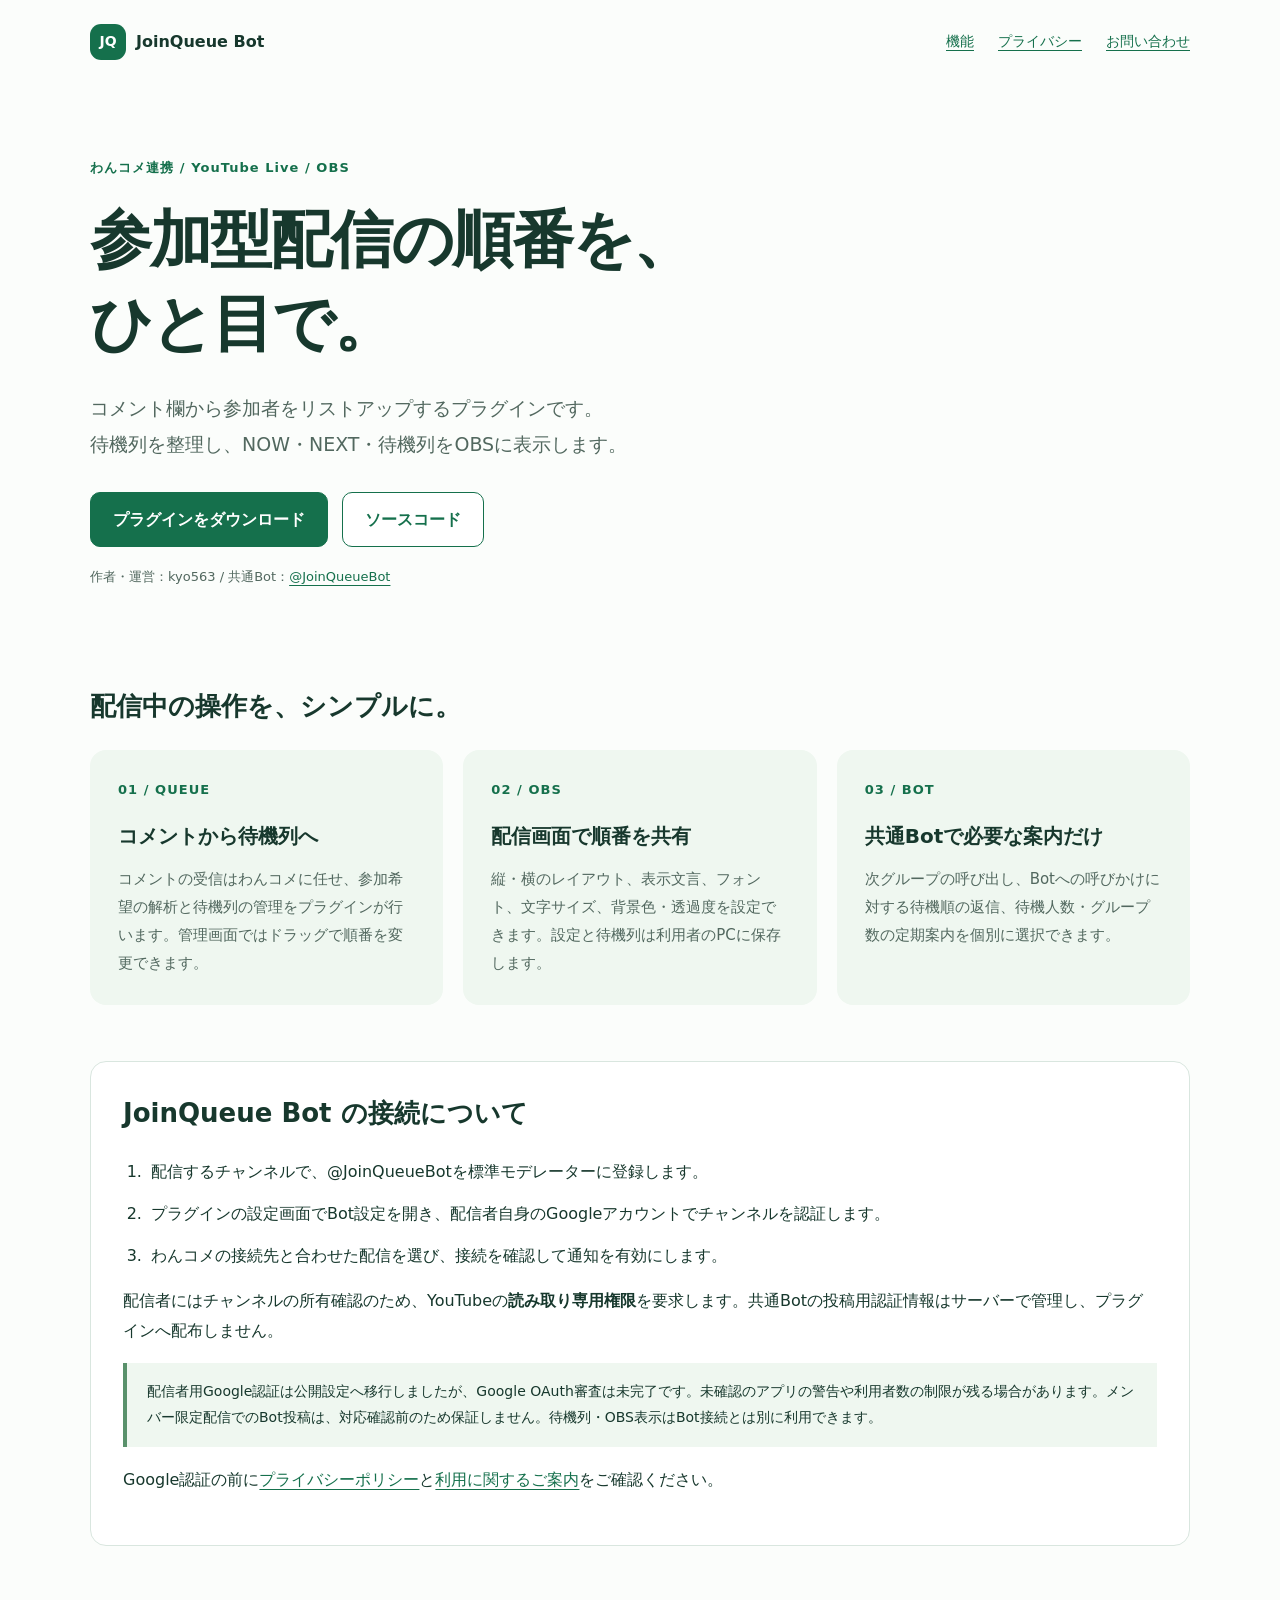
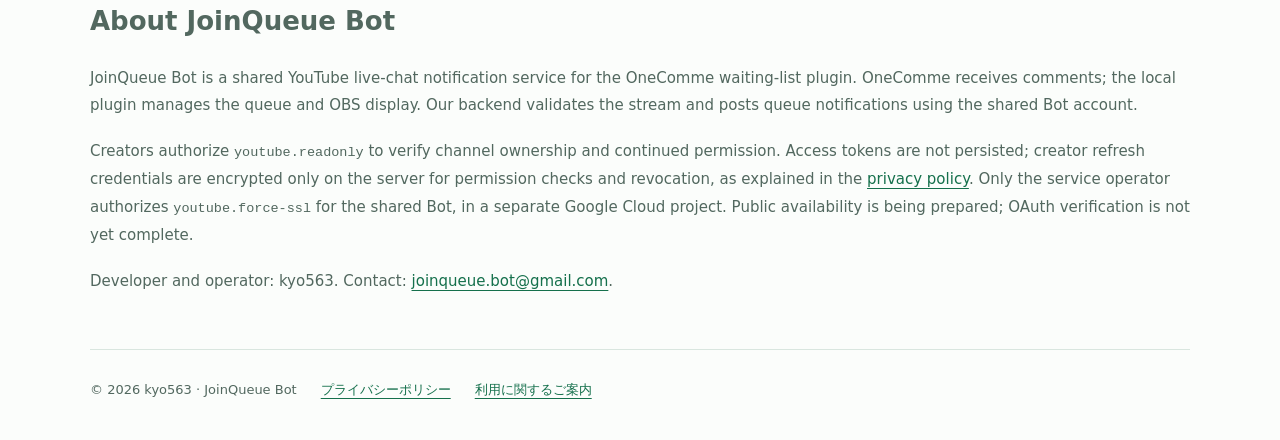
<file: index.html>
<!doctype html>
<html lang="ja">
<head>
  <meta charset="utf-8">
  <meta name="viewport" content="width=device-width,initial-scale=1">
  <meta name="description" content="JoinQueue Bot・待機列整理アプリ。わんコメの参加コメントから待機列を管理し、NOW・NEXT・待機列をOBSに表示します。作者 kyo563。">
  <meta name="author" content="kyo563">
  <meta name="google-site-verification" content="Xe-Voi0iRCg-wSE6-0v_DAzcbHbhrrFsYAsSfnm2UZA">
  <title>JoinQueue Bot | 待機列整理アプリ</title>
  <link rel="stylesheet" href="styles.css">
</head>
<body>
  <header class="wrap nav"><a class="brand" href="./"><span class="mark" aria-hidden="true">JQ</span> JoinQueue Bot</a><nav aria-label="メイン"><a href="#features">機能</a><a href="privacy.html">プライバシー</a><a href="mailto:joinqueue.bot@gmail.com">お問い合わせ</a></nav></header>
  <main class="wrap">
    <section class="hero">
      <p class="eyebrow">わんコメ連携 / YouTube Live / OBS</p>
      <h1>参加型配信の順番を、<br>ひと目で。</h1>
      <p class="lead">コメント欄から参加者をリストアップするプラグインです。<br>待機列を整理し、NOW・NEXT・待機列をOBSに表示します。</p>
      <div class="actions"><a class="button" href="https://github.com/kyo563/plugin-3kHz/releases/tag/onecomme-v0.1.4">プラグインをダウンロード</a><a class="button secondary" href="https://github.com/kyo563/plugin-3kHz">ソースコード</a></div>
      <p class="small">作者・運営：kyo563 / 共通Bot：<a href="https://www.youtube.com/@JoinQueueBot">@JoinQueueBot</a></p>
    </section>
    <section id="features" aria-labelledby="features-title"><h2 id="features-title">配信中の操作を、シンプルに。</h2><div class="cards">
      <article><p class="eyebrow">01 / QUEUE</p><h3>コメントから待機列へ</h3><p>コメントの受信はわんコメに任せ、参加希望の解析と待機列の管理をプラグインが行います。管理画面ではドラッグで順番を変更できます。</p></article>
      <article><p class="eyebrow">02 / OBS</p><h3>配信画面で順番を共有</h3><p>縦・横のレイアウト、表示文言、フォント、文字サイズ、背景色・透過度を設定できます。設定と待機列は利用者のPCに保存します。</p></article>
      <article><p class="eyebrow">03 / BOT</p><h3>共通Botで必要な案内だけ</h3><p>次グループの呼び出し、Botへの呼びかけに対する待機順の返信、待機人数・グループ数の定期案内を個別に選択できます。</p></article>
    </div></section>
    <section class="panel" aria-labelledby="connect-title"><h2 id="connect-title">JoinQueue Bot の接続について</h2><ol><li>配信するチャンネルで、@JoinQueueBotを標準モデレーターに登録します。</li><li>プラグインの設定画面でBot設定を開き、配信者自身のGoogleアカウントでチャンネルを認証します。</li><li>わんコメの接続先と合わせた配信を選び、接続を確認して通知を有効にします。</li></ol><p>配信者にはチャンネルの所有確認のため、YouTubeの<strong>読み取り専用権限</strong>を要求します。共通Botの投稿用認証情報はサーバーで管理し、プラグインへ配布しません。</p><p class="notice">配信者用Google認証は公開設定へ移行しましたが、Google OAuth審査は未完了です。未確認のアプリの警告や利用者数の制限が残る場合があります。メンバー限定配信でのBot投稿は、対応確認前のため保証しません。待機列・OBS表示はBot接続とは別に利用できます。</p><p>Google認証の前に<a href="privacy.html">プライバシーポリシー</a>と<a href="terms.html">利用に関するご案内</a>をご確認ください。</p></section>
    <section class="english" lang="en"><h2>About JoinQueue Bot</h2><p>JoinQueue Bot is a shared YouTube live-chat notification service for the OneComme waiting-list plugin. OneComme receives comments; the local plugin manages the queue and OBS display. Our backend validates the stream and posts queue notifications using the shared Bot account.</p><p>Creators authorize <code>youtube.readonly</code> to verify channel ownership and continued permission. Access tokens are not persisted; creator refresh credentials are encrypted only on the server for permission checks and revocation, as explained in the <a href="privacy.html">privacy policy</a>. Only the service operator authorizes <code>youtube.force-ssl</code> for the shared Bot, in a separate Google Cloud project. Public availability is being prepared; OAuth verification is not yet complete.</p><p>Developer and operator: kyo563. Contact: <a href="mailto:joinqueue.bot@gmail.com">joinqueue.bot@gmail.com</a>.</p></section>
  </main>
  <footer class="wrap"><span>© 2026 kyo563 · JoinQueue Bot</span><a href="privacy.html">プライバシーポリシー</a><a href="terms.html">利用に関するご案内</a></footer>
</body>
</html>
</file>
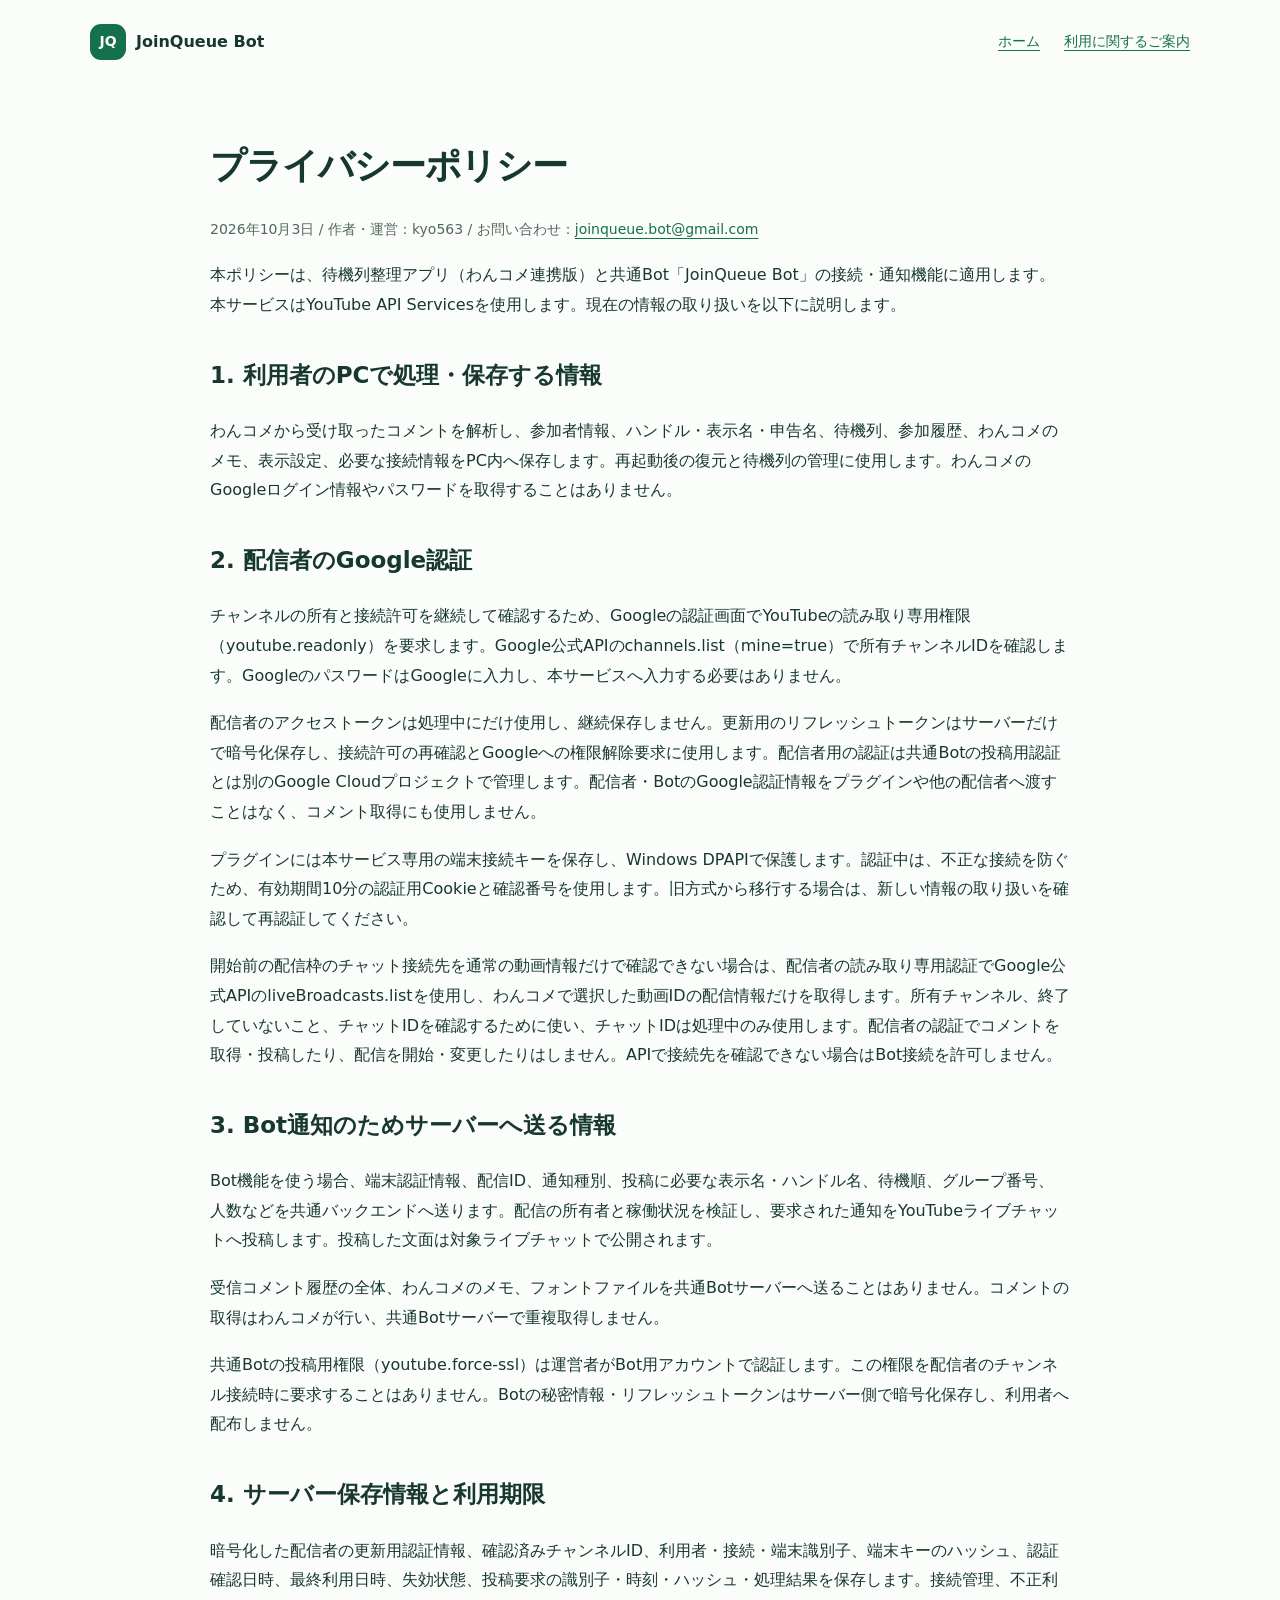
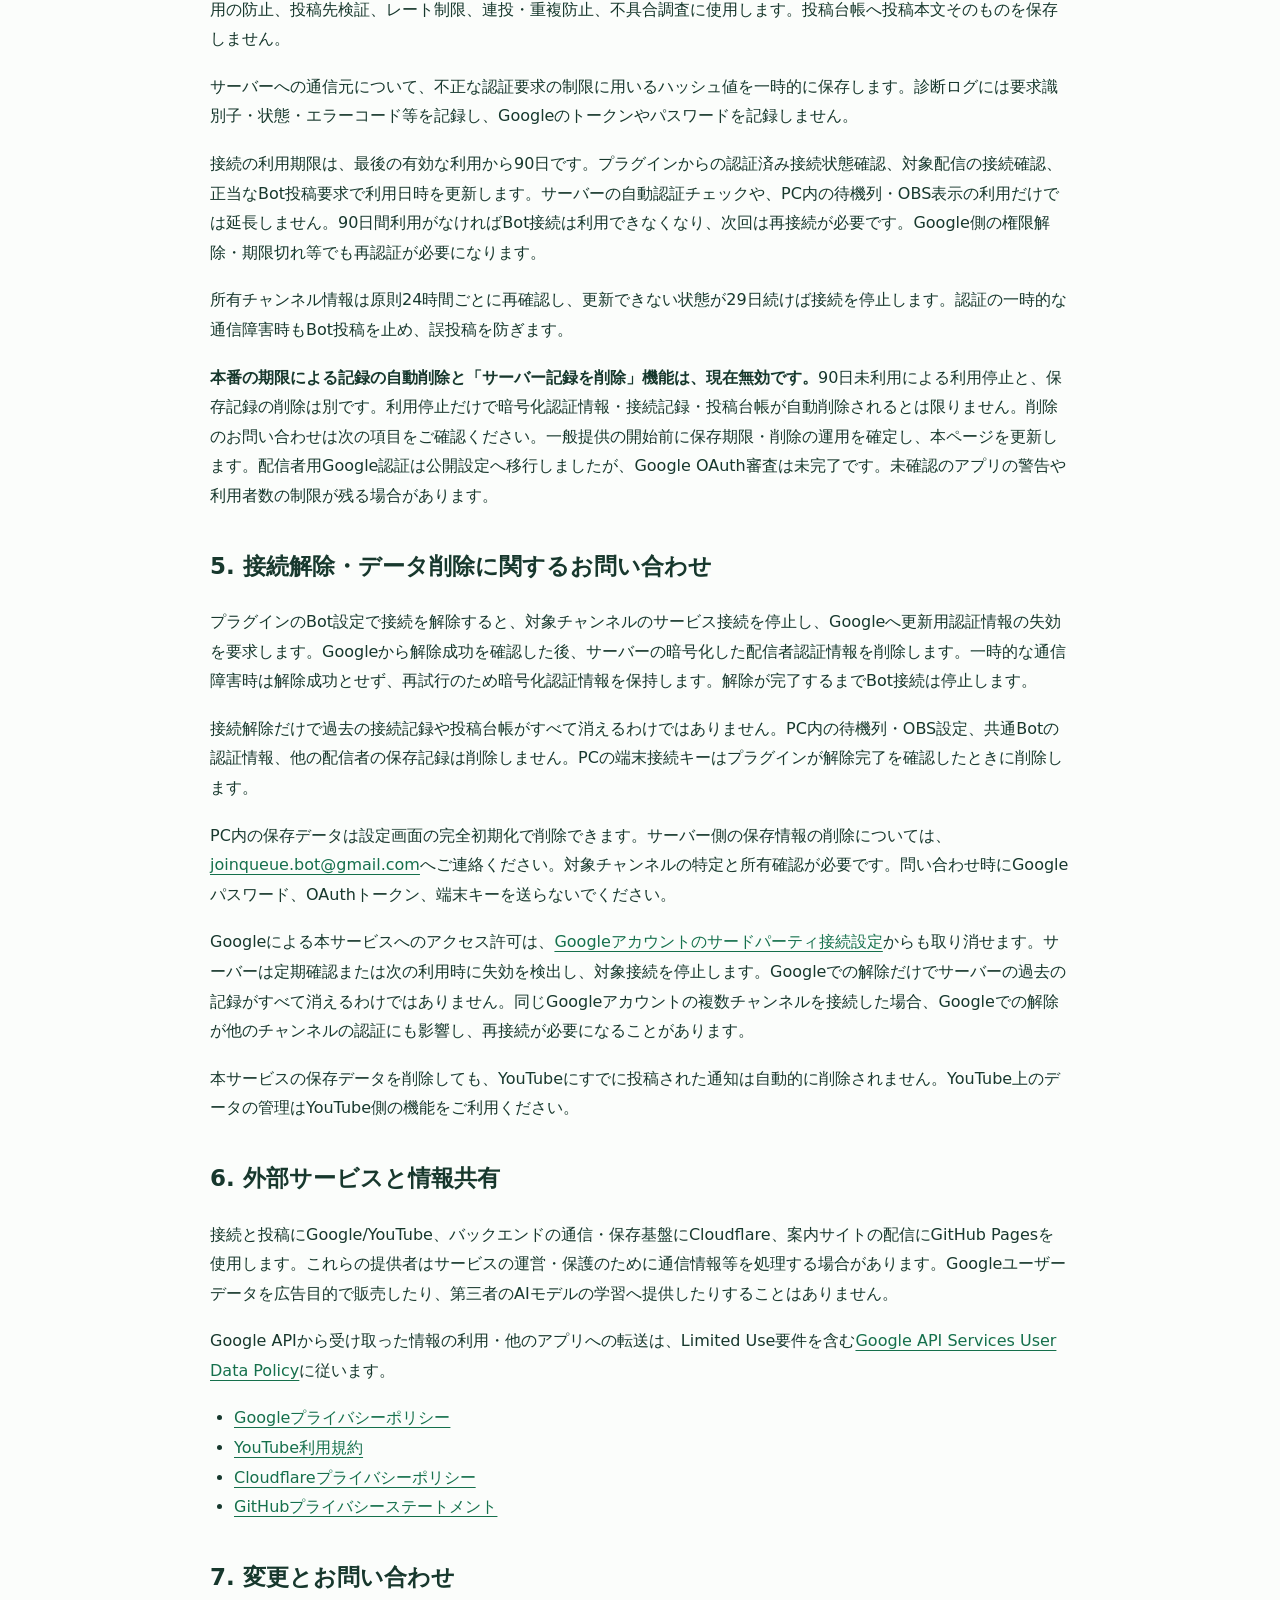
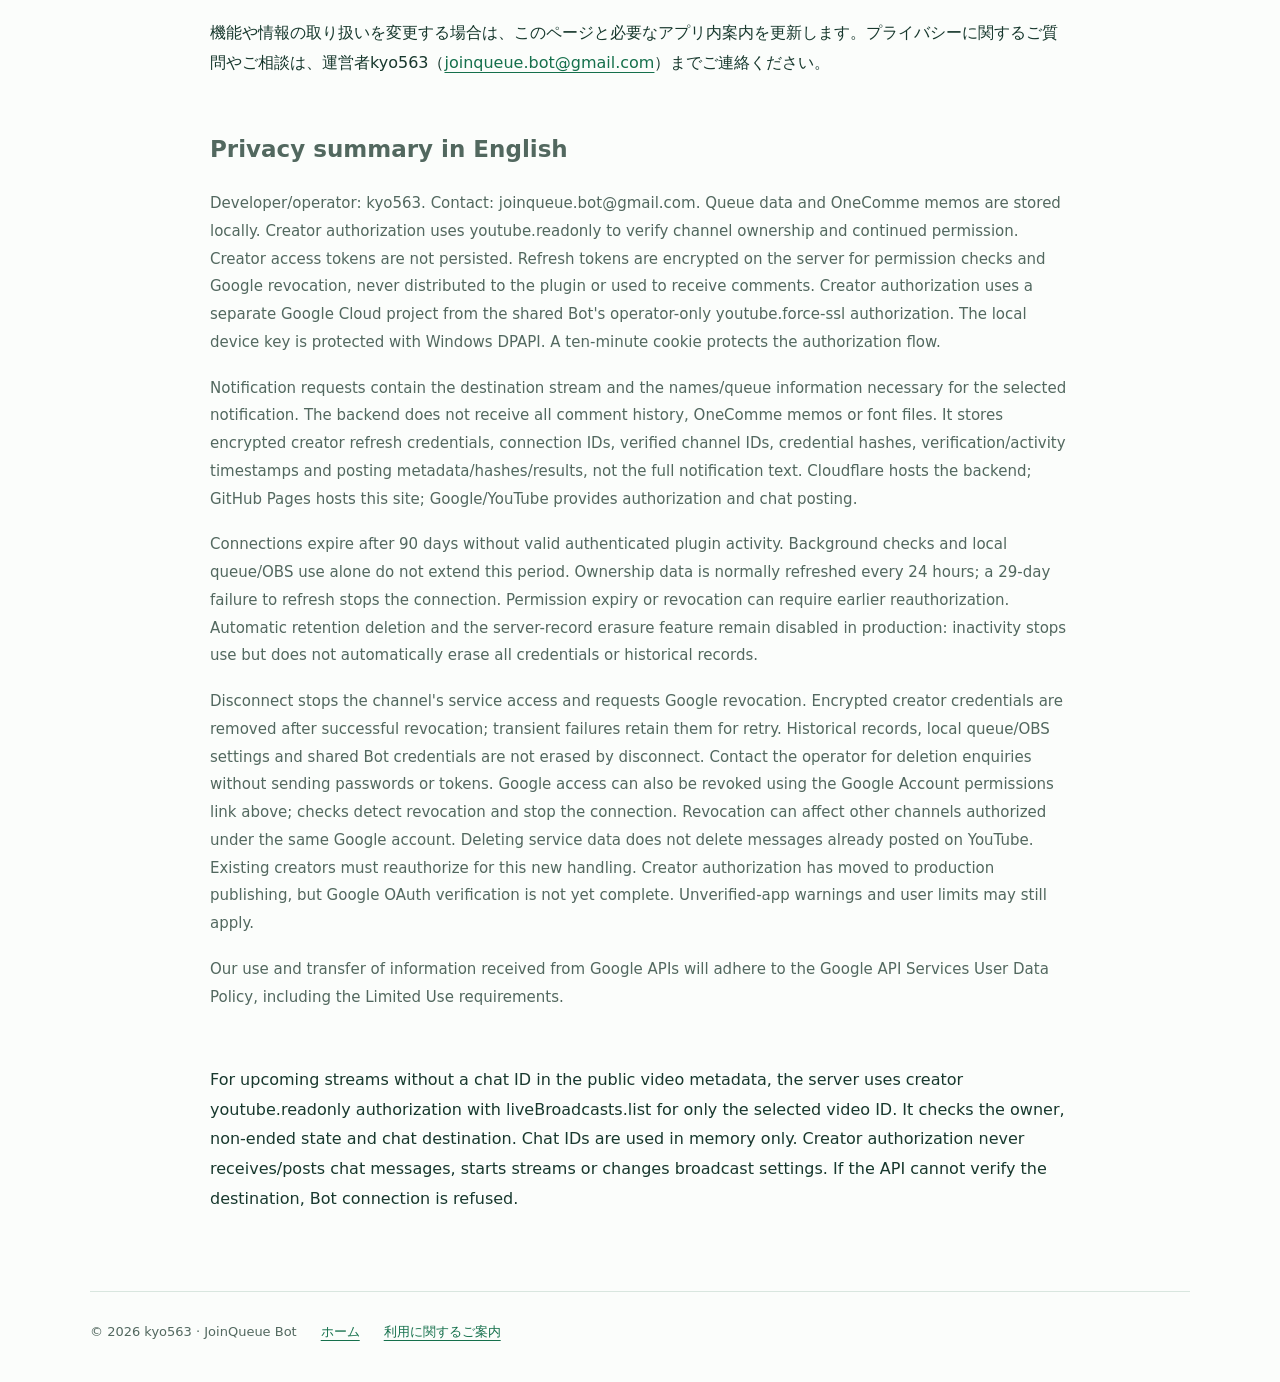
<file: privacy.html>
<!doctype html>
<html lang="ja"><head><meta charset="utf-8"><meta name="viewport" content="width=device-width,initial-scale=1"><meta name="author" content="kyo563"><title>プライバシーポリシー | JoinQueue Bot</title><link rel="stylesheet" href="styles.css"></head>
<body><header class="wrap nav"><a class="brand" href="./"><span class="mark" aria-hidden="true">JQ</span> JoinQueue Bot</a><nav><a href="./">ホーム</a><a href="terms.html">利用に関するご案内</a></nav></header><main class="wrap document"><h1>プライバシーポリシー</h1><p class="meta">2026年10月3日 / 作者・運営：kyo563 / お問い合わせ：<a href="mailto:joinqueue.bot@gmail.com">joinqueue.bot@gmail.com</a></p><p>本ポリシーは、待機列整理アプリ（わんコメ連携版）と共通Bot「JoinQueue Bot」の接続・通知機能に適用します。本サービスはYouTube API Servicesを使用します。現在の情報の取り扱いを以下に説明します。</p>
<h2>1. 利用者のPCで処理・保存する情報</h2><p>わんコメから受け取ったコメントを解析し、参加者情報、ハンドル・表示名・申告名、待機列、参加履歴、わんコメのメモ、表示設定、必要な接続情報をPC内へ保存します。再起動後の復元と待機列の管理に使用します。わんコメのGoogleログイン情報やパスワードを取得することはありません。</p>
<h2>2. 配信者のGoogle認証</h2><p>チャンネルの所有と接続許可を継続して確認するため、Googleの認証画面でYouTubeの読み取り専用権限（youtube.readonly）を要求します。Google公式APIのchannels.list（mine=true）で所有チャンネルIDを確認します。GoogleのパスワードはGoogleに入力し、本サービスへ入力する必要はありません。</p><p>配信者のアクセストークンは処理中にだけ使用し、継続保存しません。更新用のリフレッシュトークンはサーバーだけで暗号化保存し、接続許可の再確認とGoogleへの権限解除要求に使用します。配信者用の認証は共通Botの投稿用認証とは別のGoogle Cloudプロジェクトで管理します。配信者・BotのGoogle認証情報をプラグインや他の配信者へ渡すことはなく、コメント取得にも使用しません。</p><p>プラグインには本サービス専用の端末接続キーを保存し、Windows DPAPIで保護します。認証中は、不正な接続を防ぐため、有効期間10分の認証用Cookieと確認番号を使用します。旧方式から移行する場合は、新しい情報の取り扱いを確認して再認証してください。</p>
<p>開始前の配信枠のチャット接続先を通常の動画情報だけで確認できない場合は、配信者の読み取り専用認証でGoogle公式APIのliveBroadcasts.listを使用し、わんコメで選択した動画IDの配信情報だけを取得します。所有チャンネル、終了していないこと、チャットIDを確認するために使い、チャットIDは処理中のみ使用します。配信者の認証でコメントを取得・投稿したり、配信を開始・変更したりはしません。APIで接続先を確認できない場合はBot接続を許可しません。</p>
<h2>3. Bot通知のためサーバーへ送る情報</h2><p>Bot機能を使う場合、端末認証情報、配信ID、通知種別、投稿に必要な表示名・ハンドル名、待機順、グループ番号、人数などを共通バックエンドへ送ります。配信の所有者と稼働状況を検証し、要求された通知をYouTubeライブチャットへ投稿します。投稿した文面は対象ライブチャットで公開されます。</p><p>受信コメント履歴の全体、わんコメのメモ、フォントファイルを共通Botサーバーへ送ることはありません。コメントの取得はわんコメが行い、共通Botサーバーで重複取得しません。</p><p>共通Botの投稿用権限（youtube.force-ssl）は運営者がBot用アカウントで認証します。この権限を配信者のチャンネル接続時に要求することはありません。Botの秘密情報・リフレッシュトークンはサーバー側で暗号化保存し、利用者へ配布しません。</p>
<h2>4. サーバー保存情報と利用期限</h2><p>暗号化した配信者の更新用認証情報、確認済みチャンネルID、利用者・接続・端末識別子、端末キーのハッシュ、認証確認日時、最終利用日時、失効状態、投稿要求の識別子・時刻・ハッシュ・処理結果を保存します。接続管理、不正利用の防止、投稿先検証、レート制限、連投・重複防止、不具合調査に使用します。投稿台帳へ投稿本文そのものを保存しません。</p><p>サーバーへの通信元について、不正な認証要求の制限に用いるハッシュ値を一時的に保存します。診断ログには要求識別子・状態・エラーコード等を記録し、Googleのトークンやパスワードを記録しません。</p><p>接続の利用期限は、最後の有効な利用から90日です。プラグインからの認証済み接続状態確認、対象配信の接続確認、正当なBot投稿要求で利用日時を更新します。サーバーの自動認証チェックや、PC内の待機列・OBS表示の利用だけでは延長しません。90日間利用がなければBot接続は利用できなくなり、次回は再接続が必要です。Google側の権限解除・期限切れ等でも再認証が必要になります。</p><p>所有チャンネル情報は原則24時間ごとに再確認し、更新できない状態が29日続けば接続を停止します。認証の一時的な通信障害時もBot投稿を止め、誤投稿を防ぎます。</p><p><strong>本番の期限による記録の自動削除と「サーバー記録を削除」機能は、現在無効です。</strong>90日未利用による利用停止と、保存記録の削除は別です。利用停止だけで暗号化認証情報・接続記録・投稿台帳が自動削除されるとは限りません。削除のお問い合わせは次の項目をご確認ください。一般提供の開始前に保存期限・削除の運用を確定し、本ページを更新します。配信者用Google認証は公開設定へ移行しましたが、Google OAuth審査は未完了です。未確認のアプリの警告や利用者数の制限が残る場合があります。</p>
<h2>5. 接続解除・データ削除に関するお問い合わせ</h2><p>プラグインのBot設定で接続を解除すると、対象チャンネルのサービス接続を停止し、Googleへ更新用認証情報の失効を要求します。Googleから解除成功を確認した後、サーバーの暗号化した配信者認証情報を削除します。一時的な通信障害時は解除成功とせず、再試行のため暗号化認証情報を保持します。解除が完了するまでBot接続は停止します。</p><p>接続解除だけで過去の接続記録や投稿台帳がすべて消えるわけではありません。PC内の待機列・OBS設定、共通Botの認証情報、他の配信者の保存記録は削除しません。PCの端末接続キーはプラグインが解除完了を確認したときに削除します。</p><p>PC内の保存データは設定画面の完全初期化で削除できます。サーバー側の保存情報の削除については、<a href="mailto:joinqueue.bot@gmail.com">joinqueue.bot@gmail.com</a>へご連絡ください。対象チャンネルの特定と所有確認が必要です。問い合わせ時にGoogleパスワード、OAuthトークン、端末キーを送らないでください。</p><p>Googleによる本サービスへのアクセス許可は、<a href="https://security.google.com/settings/security/permissions">Googleアカウントのサードパーティ接続設定</a>からも取り消せます。サーバーは定期確認または次の利用時に失効を検出し、対象接続を停止します。Googleでの解除だけでサーバーの過去の記録がすべて消えるわけではありません。同じGoogleアカウントの複数チャンネルを接続した場合、Googleでの解除が他のチャンネルの認証にも影響し、再接続が必要になることがあります。</p><p>本サービスの保存データを削除しても、YouTubeにすでに投稿された通知は自動的に削除されません。YouTube上のデータの管理はYouTube側の機能をご利用ください。</p>
<h2>6. 外部サービスと情報共有</h2><p>接続と投稿にGoogle/YouTube、バックエンドの通信・保存基盤にCloudflare、案内サイトの配信にGitHub Pagesを使用します。これらの提供者はサービスの運営・保護のために通信情報等を処理する場合があります。Googleユーザーデータを広告目的で販売したり、第三者のAIモデルの学習へ提供したりすることはありません。</p><p>Google APIから受け取った情報の利用・他のアプリへの転送は、Limited Use要件を含む<a href="https://developers.google.com/terms/api-services-user-data-policy">Google API Services User Data Policy</a>に従います。</p><ul><li><a href="https://policies.google.com/privacy">Googleプライバシーポリシー</a></li><li><a href="https://www.youtube.com/t/terms">YouTube利用規約</a></li><li><a href="https://www.cloudflare.com/privacypolicy/">Cloudflareプライバシーポリシー</a></li><li><a href="https://docs.github.com/en/site-policy/privacy-policies/github-general-privacy-statement">GitHubプライバシーステートメント</a></li></ul>
<h2>7. 変更とお問い合わせ</h2><p>機能や情報の取り扱いを変更する場合は、このページと必要なアプリ内案内を更新します。プライバシーに関するご質問やご相談は、運営者kyo563（<a href="mailto:joinqueue.bot@gmail.com">joinqueue.bot@gmail.com</a>）までご連絡ください。</p>
<section lang="en" class="english"><h2>Privacy summary in English</h2><p>Developer/operator: kyo563. Contact: joinqueue.bot@gmail.com. Queue data and OneComme memos are stored locally. Creator authorization uses youtube.readonly to verify channel ownership and continued permission. Creator access tokens are not persisted. Refresh tokens are encrypted on the server for permission checks and Google revocation, never distributed to the plugin or used to receive comments. Creator authorization uses a separate Google Cloud project from the shared Bot's operator-only youtube.force-ssl authorization. The local device key is protected with Windows DPAPI. A ten-minute cookie protects the authorization flow.</p><p>Notification requests contain the destination stream and the names/queue information necessary for the selected notification. The backend does not receive all comment history, OneComme memos or font files. It stores encrypted creator refresh credentials, connection IDs, verified channel IDs, credential hashes, verification/activity timestamps and posting metadata/hashes/results, not the full notification text. Cloudflare hosts the backend; GitHub Pages hosts this site; Google/YouTube provides authorization and chat posting.</p><p>Connections expire after 90 days without valid authenticated plugin activity. Background checks and local queue/OBS use alone do not extend this period. Ownership data is normally refreshed every 24 hours; a 29-day failure to refresh stops the connection. Permission expiry or revocation can require earlier reauthorization. Automatic retention deletion and the server-record erasure feature remain disabled in production: inactivity stops use but does not automatically erase all credentials or historical records.</p><p>Disconnect stops the channel's service access and requests Google revocation. Encrypted creator credentials are removed after successful revocation; transient failures retain them for retry. Historical records, local queue/OBS settings and shared Bot credentials are not erased by disconnect. Contact the operator for deletion enquiries without sending passwords or tokens. Google access can also be revoked using the Google Account permissions link above; checks detect revocation and stop the connection. Revocation can affect other channels authorized under the same Google account. Deleting service data does not delete messages already posted on YouTube. Existing creators must reauthorize for this new handling. Creator authorization has moved to production publishing, but Google OAuth verification is not yet complete. Unverified-app warnings and user limits may still apply.</p><p>Our use and transfer of information received from Google APIs will adhere to the Google API Services User Data Policy, including the Limited Use requirements.</p></section>
<p lang="en">For upcoming streams without a chat ID in the public video metadata, the server uses creator youtube.readonly authorization with liveBroadcasts.list for only the selected video ID. It checks the owner, non-ended state and chat destination. Chat IDs are used in memory only. Creator authorization never receives/posts chat messages, starts streams or changes broadcast settings. If the API cannot verify the destination, Bot connection is refused.</p>
</main><footer class="wrap"><span>© 2026 kyo563 · JoinQueue Bot</span><a href="./">ホーム</a><a href="terms.html">利用に関するご案内</a></footer></body></html>
</file>
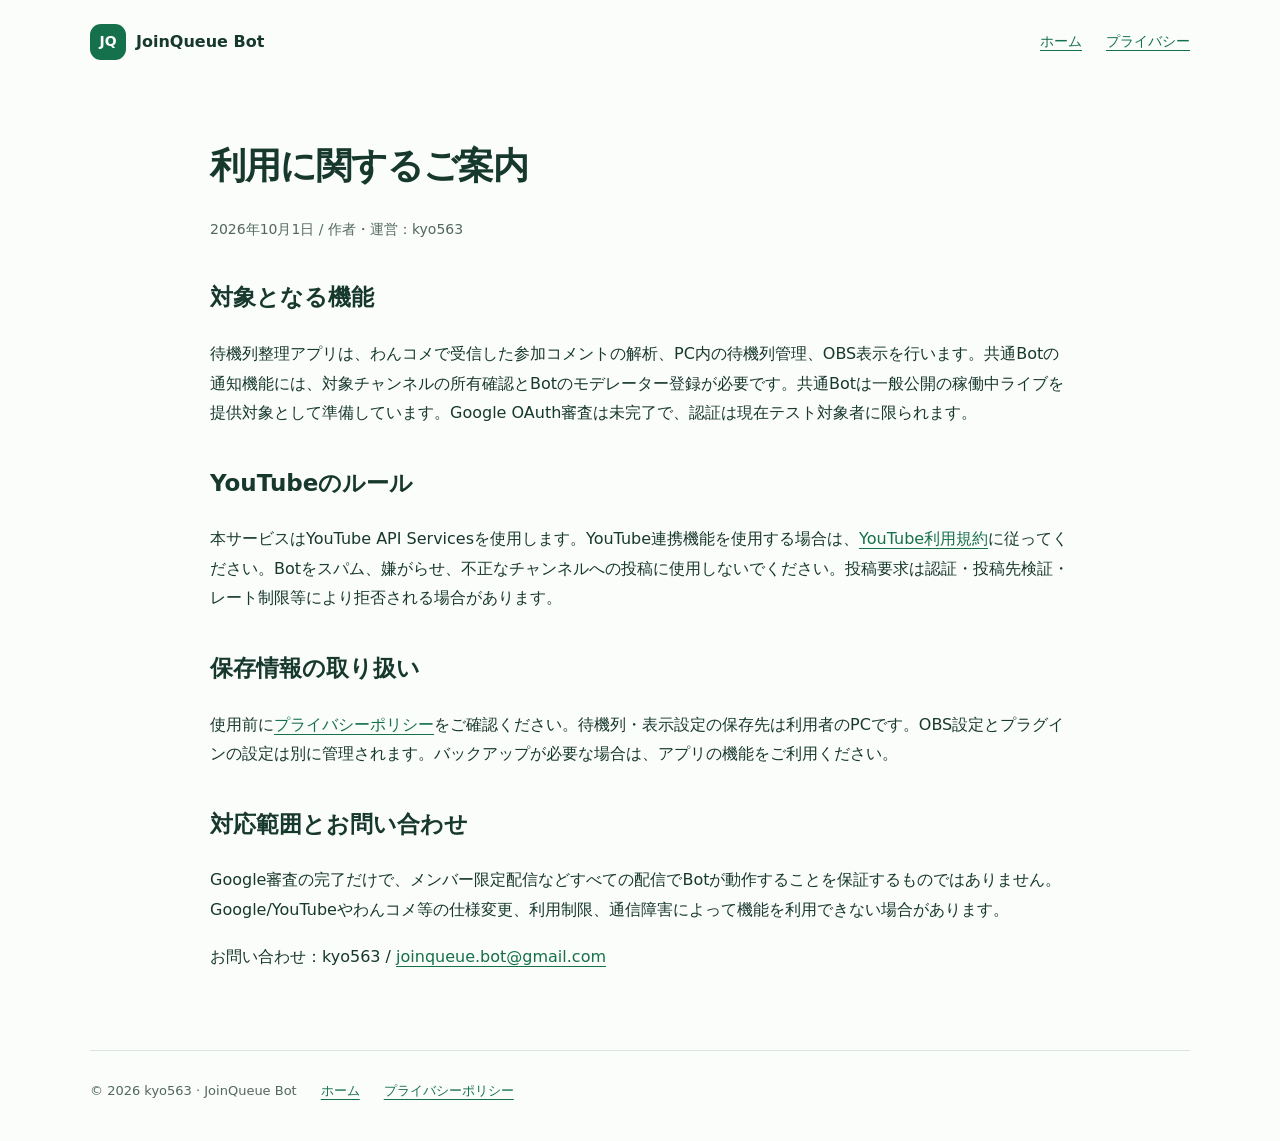
<file: terms.html>
<!doctype html>
<html lang="ja"><head><meta charset="utf-8"><meta name="viewport" content="width=device-width,initial-scale=1"><meta name="author" content="kyo563"><title>利用に関するご案内 | JoinQueue Bot</title><link rel="stylesheet" href="styles.css"></head><body><header class="wrap nav"><a class="brand" href="./"><span class="mark" aria-hidden="true">JQ</span> JoinQueue Bot</a><nav><a href="./">ホーム</a><a href="privacy.html">プライバシー</a></nav></header><main class="wrap document"><h1>利用に関するご案内</h1><p class="meta">2026年10月1日 / 作者・運営：kyo563</p><h2>対象となる機能</h2><p>待機列整理アプリは、わんコメで受信した参加コメントの解析、PC内の待機列管理、OBS表示を行います。共通Botの通知機能には、対象チャンネルの所有確認とBotのモデレーター登録が必要です。共通Botは一般公開の稼働中ライブを提供対象として準備しています。Google OAuth審査は未完了で、認証は現在テスト対象者に限られます。</p><h2>YouTubeのルール</h2><p>本サービスはYouTube API Servicesを使用します。YouTube連携機能を使用する場合は、<a href="https://www.youtube.com/t/terms">YouTube利用規約</a>に従ってください。Botをスパム、嫌がらせ、不正なチャンネルへの投稿に使用しないでください。投稿要求は認証・投稿先検証・レート制限等により拒否される場合があります。</p><h2>保存情報の取り扱い</h2><p>使用前に<a href="privacy.html">プライバシーポリシー</a>をご確認ください。待機列・表示設定の保存先は利用者のPCです。OBS設定とプラグインの設定は別に管理されます。バックアップが必要な場合は、アプリの機能をご利用ください。</p><h2>対応範囲とお問い合わせ</h2><p>Google審査の完了だけで、メンバー限定配信などすべての配信でBotが動作することを保証するものではありません。Google/YouTubeやわんコメ等の仕様変更、利用制限、通信障害によって機能を利用できない場合があります。</p><p>お問い合わせ：kyo563 / <a href="mailto:joinqueue.bot@gmail.com">joinqueue.bot@gmail.com</a></p></main><footer class="wrap"><span>© 2026 kyo563 · JoinQueue Bot</span><a href="./">ホーム</a><a href="privacy.html">プライバシーポリシー</a></footer></body></html>
</file>
<file: styles.css>
:root{color-scheme:light;--ink:#17382d;--muted:#52685f;--green:#15704c;--line:#d9e6df;--paper:#fbfdfb;--wash:#eff7f0}*{box-sizing:border-box}html{scroll-behavior:smooth}body{margin:0;background:var(--paper);color:var(--ink);font:16px/1.85 system-ui,-apple-system,"Segoe UI","Yu Gothic",sans-serif}a{color:var(--green);text-underline-offset:4px}a:hover{color:#0a422c}a:focus-visible{outline:3px solid #66a980;outline-offset:4px}.wrap{width:min(1100px,calc(100% - 48px));margin:auto}.nav{display:flex;align-items:center;justify-content:space-between;gap:24px;padding:24px 0}.brand{display:flex;align-items:center;gap:10px;text-decoration:none;font-weight:750;color:var(--ink);white-space:nowrap}.mark{display:grid;place-items:center;width:36px;height:36px;border-radius:11px;background:var(--green);color:white;font-size:14px}.nav nav{display:flex;gap:24px;font-size:14px}.hero{padding:72px 0 80px}.eyebrow{color:var(--green);font-size:13px;font-weight:750;letter-spacing:.08em}h1{font-size:clamp(34px,5.3vw,62px);line-height:1.35;letter-spacing:-.03em;margin:18px 0 26px}h2{font-size:26px;line-height:1.5;margin:0 0 24px}h3{font-size:20px;line-height:1.6;margin:14px 0}p{margin:0 0 18px}.lead{font-size:19px;color:var(--muted)}.actions{display:flex;gap:14px;flex-wrap:wrap;margin:30px 0 18px}.button{display:inline-block;padding:12px 22px;border-radius:10px;background:var(--green);color:white;text-decoration:none;font-weight:650;border:1px solid var(--green)}.button:hover{background:#10583c;color:white}.secondary{background:white;color:var(--green)}.secondary:hover{background:var(--wash);color:var(--green)}.small{font-size:13px;color:var(--muted)}.cards{display:grid;grid-template-columns:repeat(3,1fr);gap:20px}.cards article{background:var(--wash);padding:28px;border-radius:16px}.cards p:last-child{font-size:15px;color:var(--muted);margin-bottom:0}.panel{margin:56px 0;padding:32px;border:1px solid var(--line);border-radius:16px;background:white}.panel ol{padding-left:24px}.panel li{padding-left:4px;margin:12px 0}.notice{padding:16px 20px;border-left:4px solid #59916b;background:var(--wash);font-size:14px}.english{margin:54px 0;color:var(--muted);font-size:15px}code{font-size:.9em;overflow-wrap:anywhere}footer{border-top:1px solid var(--line);padding:28px 0 38px;display:flex;gap:24px;flex-wrap:wrap;font-size:13px;color:var(--muted)}.document{max-width:860px;padding:40px 0 60px}.document h1{font-size:36px}.document h2{font-size:23px;margin-top:38px}.document ul{padding-left:24px}.document .meta{color:var(--muted);font-size:14px}.document a{overflow-wrap:anywhere}@media(max-width:760px){.wrap{width:calc(100% - 32px)}.nav{align-items:flex-start;flex-direction:column;gap:12px}.nav nav{gap:18px;flex-wrap:wrap}.hero{padding:38px 0 48px}.lead{font-size:17px}.cards{grid-template-columns:1fr}.panel{padding:22px;margin:36px 0}.document h1{font-size:28px}.document{padding-top:24px}footer{gap:14px}}
</file>
